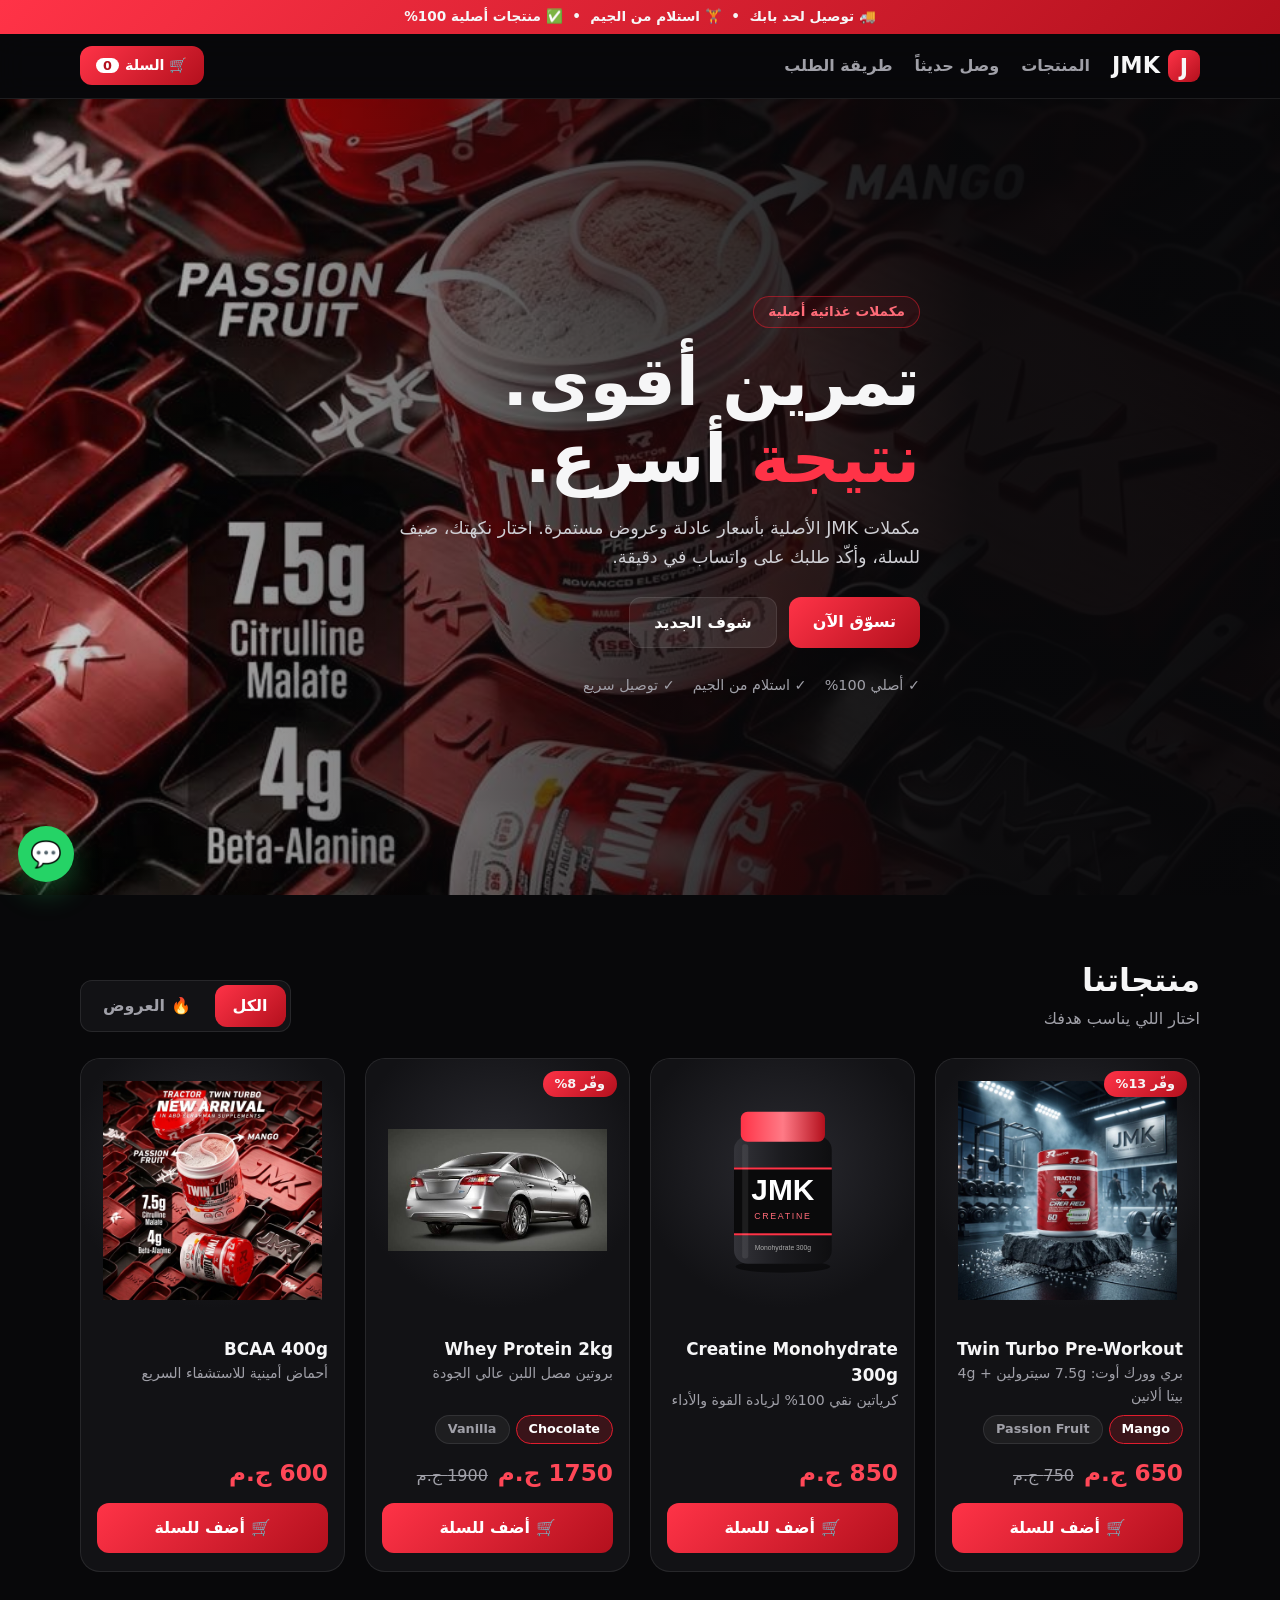
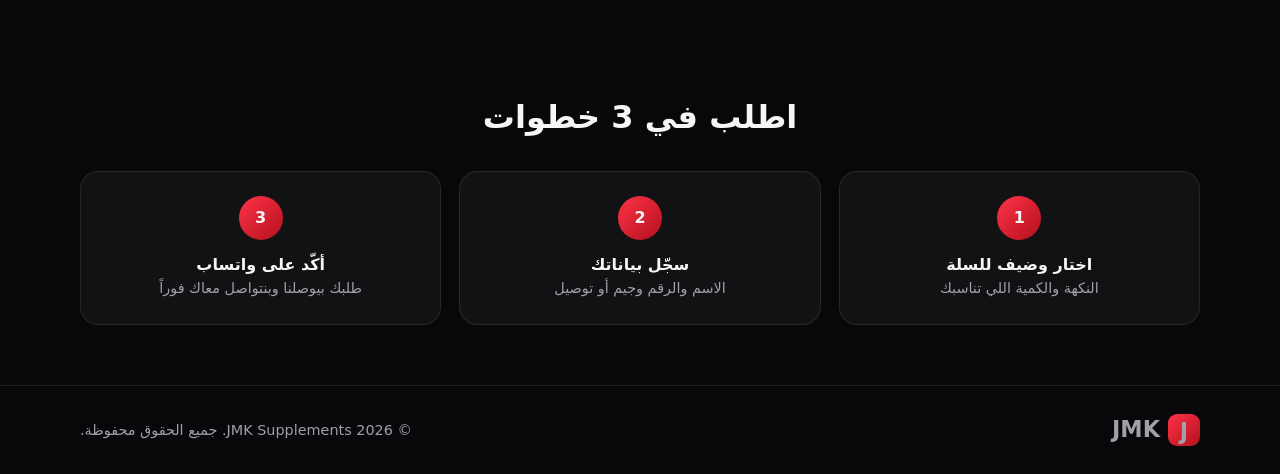
<file: index.html>
<!doctype html><html lang="ar" dir="rtl"><head><meta charset="utf-8"><meta name="viewport" content="width=device-width,initial-scale=1,viewport-fit=cover"><meta http-equiv="Content-Security-Policy" content="default-src 'self'; script-src 'self' 'unsafe-inline'; style-src 'self' 'unsafe-inline' https://fonts.googleapis.com; font-src https://fonts.gstatic.com; img-src 'self' data:; connect-src 'self'; base-uri 'self'; form-action 'none'; object-src 'none'"><meta name="referrer" content="no-referrer"><title>JMK – مكملات غذائية</title><link rel="stylesheet" href="style.css"></head><body><svg width="0" height="0" style="position:absolute"><defs><linearGradient id="bd" x1="0" x2="1"><stop offset="0" stop-color="#34343a"/><stop offset=".5" stop-color="#1b1b1f"/><stop offset="1" stop-color="#0e0e10"/></linearGradient><linearGradient id="gd" x1="0" x2="1"><stop offset="0" stop-color="#ff3347"/><stop offset=".5" stop-color="#ff7a86"/><stop offset="1" stop-color="#b3101d"/></linearGradient></defs></svg><div id="site"></div><div id="m"></div><script src="app.js"></script></body></html>
</file>
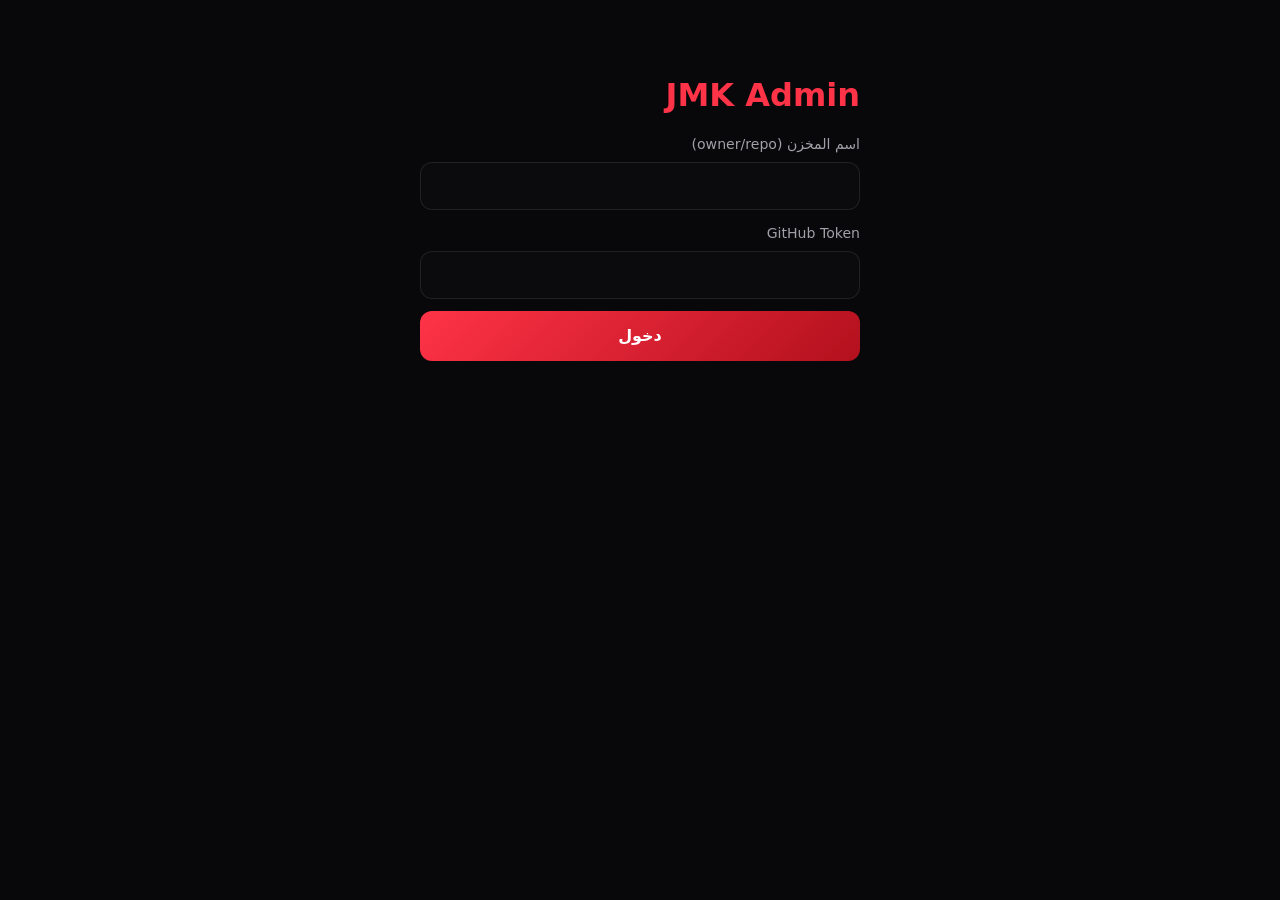
<file: admin.html>
<!doctype html><html lang="ar" dir="rtl"><head><meta charset="utf-8"><meta name="viewport" content="width=device-width,initial-scale=1,viewport-fit=cover"><meta http-equiv="Content-Security-Policy" content="default-src 'self'; script-src 'self' 'unsafe-inline'; style-src 'self' 'unsafe-inline' https://fonts.googleapis.com; font-src https://fonts.gstatic.com; img-src 'self' data:; connect-src 'self' https://api.github.com; base-uri 'self'; form-action 'none'; object-src 'none'"><meta name="referrer" content="no-referrer"><meta name="robots" content="noindex,nofollow"><title>JMK Admin</title><link rel="stylesheet" href="style.css"></head><body><div id="app" class="w" style="padding-bottom:90px"></div><script src="admin.js"></script></body></html>
</file>
<file: style.css>
:root{--r:#e11d2e;--rg:linear-gradient(135deg,#ff3347,#b3101d);--bg:#08080a;--c:#121215;--l:rgba(255,255,255,.09);--t:#f6f6f7;--m:#a0a0a8;--img:url(hero.jpg);color-scheme:dark;box-sizing:border-box;padding-top:env(safe-area-inset-top,0px);padding-bottom:env(safe-area-inset-bottom,0px)}
*{box-sizing:border-box;margin:0}html{scroll-behavior:smooth}body{background:var(--bg);color:var(--t);font-family:Cairo,system-ui,Tahoma,sans-serif;line-height:1.6}a{color:inherit;text-decoration:none}
.w{max-width:1160px;margin:auto;padding:0 20px}.ann{background:var(--rg);text-align:center;font-size:.85rem;font-weight:700;padding:6px}
.nav{position:sticky;top:env(safe-area-inset-top,0px);z-index:20;background:#08080acc;backdrop-filter:blur(14px);border-bottom:1px solid var(--l)}.nv{display:flex;align-items:center;gap:22px;height:64px}.nv nav{flex:1;display:flex;gap:22px;color:var(--m);font-weight:600}.nv nav a:hover{color:#fff}
.logo{display:flex;align-items:center;gap:8px;font-weight:900;font-size:1.4rem}.logo i{font-style:normal;background:var(--rg);width:32px;height:32px;border-radius:9px;display:grid;place-items:center}
button,.btn{font:inherit;font-weight:800;border:0;cursor:pointer;background:var(--rg);color:#fff;padding:12px 24px;border-radius:12px;display:inline-block;transition:.2s}.btn:hover,button:hover{transform:translateY(-2px);box-shadow:0 8px 26px #e11d2e55}
.sm{padding:8px 16px;font-size:.9rem}.ghost{background:#ffffff12;border:1px solid var(--l)}.full{width:100%}button.s{background:#26262b;box-shadow:none}.cb{position:relative}.cn{background:#fff;color:#b3101d;border-radius:99px;padding:0 7px;margin-inline-start:6px;font-size:.8rem}
.hero{min-height:calc(100svh - 104px);display:flex;align-items:center;background:linear-gradient(270deg,#08080af5 24%,#08080ab5 55%,#08080a2a),var(--img) 15% center/cover}
.hc{max-width:560px;padding:50px 0}.pill{display:inline-block;border:1px solid #e11d2e88;color:#ff6b78;background:#e11d2e18;border-radius:99px;padding:4px 14px;font-size:.85rem;font-weight:700}
.hero h1{font-size:clamp(2.4rem,6vw,4.2rem);font-weight:900;line-height:1.15;margin:16px 0}.hero em{font-style:normal;color:#ff3347}.hero p{color:#cfcfd4;font-size:1.1rem}
.cta{display:flex;gap:12px;margin:26px 0;flex-wrap:wrap}.trust{display:flex;gap:18px;list-style:none;padding:0;flex-wrap:wrap;color:var(--m);font-size:.9rem}
.sec{padding:60px 20px}.hd{display:flex;justify-content:space-between;align-items:end;gap:14px;flex-wrap:wrap;margin-bottom:26px}h2{font-size:2rem;font-weight:900}.hd p{color:var(--m)}
.tabs{display:flex;gap:6px;background:var(--c);padding:4px;border-radius:12px;border:1px solid var(--l)}.tabs button{background:none;color:var(--m);padding:8px 18px;box-shadow:none}.tabs button.on{background:var(--rg);color:#fff}
.grid{display:grid;grid-template-columns:repeat(auto-fill,minmax(250px,1fr));gap:20px}.empty{color:var(--m);padding:30px 0}
.card{background:var(--c);border:1px solid var(--l);border-radius:20px;overflow:hidden;position:relative;display:flex;flex-direction:column;transition:.25s}.card:hover{transform:translateY(-6px);border-color:#e11d2e77;box-shadow:0 18px 40px #000a}
.an .card{animation:up .6s both;animation-delay:calc(var(--i)*80ms)}@keyframes up{from{opacity:0;transform:translateY(24px)}}
.bdg{position:absolute;top:12px;inset-inline-start:12px;z-index:2;background:var(--rg);font-weight:800;font-size:.8rem;padding:3px 12px;border-radius:99px}
.im{aspect-ratio:1;display:grid;place-items:center;background:radial-gradient(circle at 50% 40%,#2a2a30,#121215 70%);padding:22px;overflow:hidden}.im:has(.hp){padding:0}.im img{max-width:100%;max-height:100%;object-fit:contain}.im .jar{width:62%}.hp{background:var(--img) center/cover;width:100%;height:100%;border-radius:inherit;transition:.5s}.card:hover .hp{transform:scale(1.06)}
.th{display:flex;gap:6px;padding:8px 14px 0}.th img{width:40px;height:40px;object-fit:cover;border-radius:8px;cursor:pointer;border:2px solid transparent;opacity:.6}.th img.on{border-color:var(--r);opacity:1}
.bd{padding:14px 16px 18px;display:flex;flex-direction:column;flex:1}.bd h3{font-size:1.05rem;font-weight:800}.bd p{color:var(--m);font-size:.88rem;flex:1;margin-bottom:8px}.fl{display:flex;gap:6px;flex-wrap:wrap;margin-bottom:10px}
.chip{background:#ffffff0d;border:1px solid var(--l);color:var(--m);padding:3px 12px;font-size:.8rem;border-radius:99px;box-shadow:none}.chip.on{border-color:var(--r);color:#fff;background:#e11d2e30}
.pr{display:flex;align-items:baseline;gap:10px;margin-bottom:12px}.pr b{font-size:1.45rem;color:#ff4757;font-weight:900}.pr s{color:var(--m)}
.spot{display:grid;grid-template-columns:1fr 1fr;gap:34px;align-items:center;background:var(--c);border:1px solid var(--l);border-radius:26px;padding:22px}.spot .hp{aspect-ratio:1;border-radius:18px;width:100%;height:auto}
.sts{display:flex;gap:28px;margin:18px 0}.sts b{display:block;font-size:2.6rem;font-weight:900;color:#ff3347;line-height:1}.sts span{color:var(--m);font-size:.9rem}
.steps{display:grid;grid-template-columns:repeat(auto-fit,minmax(220px,1fr));gap:18px;margin-top:28px}.steps div{background:var(--c);border:1px solid var(--l);border-radius:18px;padding:24px;text-align:center}.steps b{display:grid;place-items:center;width:44px;height:44px;margin:0 auto 12px;border-radius:50%;background:var(--rg)}.steps p{color:var(--m);font-size:.9rem}
footer{border-top:1px solid var(--l);padding:26px 0;color:var(--m)}.ft{display:flex;justify-content:space-between;align-items:center;gap:12px;flex-wrap:wrap;font-size:.9rem}
.fab{position:fixed;bottom:calc(18px + env(safe-area-inset-bottom,0px));inset-inline-end:18px;z-index:15;width:56px;height:56px;border-radius:50%;background:#25d366;display:grid;place-items:center;font-size:1.6rem;box-shadow:0 10px 30px #25d36655}
.pv{position:fixed;bottom:calc(18px + env(safe-area-inset-bottom,0px));inset-inline-start:18px;z-index:30;display:flex;gap:4px;background:#000d;border:1px solid var(--l);padding:4px;border-radius:99px}.pv button{background:none;color:var(--m);padding:7px 14px;font-size:.85rem;border-radius:99px;box-shadow:none}.pv button.on{background:var(--rg);color:#fff}
.ov{position:fixed;inset:0;background:#000b;z-index:40;backdrop-filter:blur(4px);display:flex;justify-content:flex-start}.dr{background:var(--c);width:min(440px,100%);height:100%;overflow:auto;padding:20px;border-inline-end:1px solid var(--l);animation:sl .3s}@keyframes sl{from{transform:translateX(-40px);opacity:0}}
.dh{display:flex;justify-content:space-between;align-items:center;margin-bottom:12px}.x{padding:6px 12px}.it{display:flex;gap:12px;align-items:center;padding:12px 0;border-bottom:1px solid var(--l)}.th2{width:56px;height:56px;border-radius:12px;background:#222 center/cover;flex:none}.ii{flex:1;display:flex;flex-direction:column;font-size:.9rem}.ii small{color:var(--m)}.ii span{color:#ff4757;font-weight:800}.st{display:flex;align-items:center;gap:8px}.st button{padding:2px 11px}
label{display:block;margin-top:12px;color:var(--m);font-size:.88rem}input,textarea{width:100%;padding:12px;border-radius:12px;border:1px solid var(--l);background:#0b0b0d;color:var(--t);font:inherit;margin-top:6px}input:focus,textarea:focus{outline:2px solid #e11d2e66;border-color:var(--r)}
.row{display:flex;gap:10px}.row>*{flex:1}.opt{border:1px solid var(--l);border-radius:12px;padding:11px;text-align:center;cursor:pointer;font-weight:600}.opt.on{border-color:var(--r);color:#ff6b78;background:#e11d2e18}
.tot{display:flex;justify-content:space-between;margin:16px 0 8px;font-weight:800;font-size:1.15rem}.tot b{color:#ff4757}pre{white-space:pre-wrap;background:#0b0b0d;border:1px dashed var(--r);border-radius:12px;padding:12px;margin-top:12px;font:inherit;font-size:.9rem}.note{color:var(--m);font-size:.8rem;margin-top:8px}
.toast{position:fixed;top:78px;left:50%;transform:translateX(-50%);background:#fff;color:#111;font-weight:800;padding:10px 20px;border-radius:99px;z-index:60;animation:up .3s}
.ap{background:var(--c);border:1px solid var(--l);border-radius:16px;padding:16px;margin-top:14px}.ims{display:flex;gap:8px;flex-wrap:wrap;margin-top:8px}.ims div{position:relative}.ims img,.ims .hp{width:70px;height:70px;object-fit:cover;border-radius:10px}.ims b{position:absolute;top:-6px;inset-inline-end:-6px;background:#e11d48;border-radius:50%;width:20px;height:20px;text-align:center;cursor:pointer;font-size:12px;line-height:20px}button.d{background:#7f1d1d;margin-top:12px}
@media(max-width:760px){.hero{background:linear-gradient(180deg,#08080af0,#08080a99 55%,#08080af5),var(--img) 20% top/cover;text-align:center}.cta,.trust{justify-content:center}.nv nav{display:none}.nv{justify-content:space-between}.spot{grid-template-columns:1fr}}@media(prefers-reduced-motion:reduce){*{animation:none!important}}
</file>
